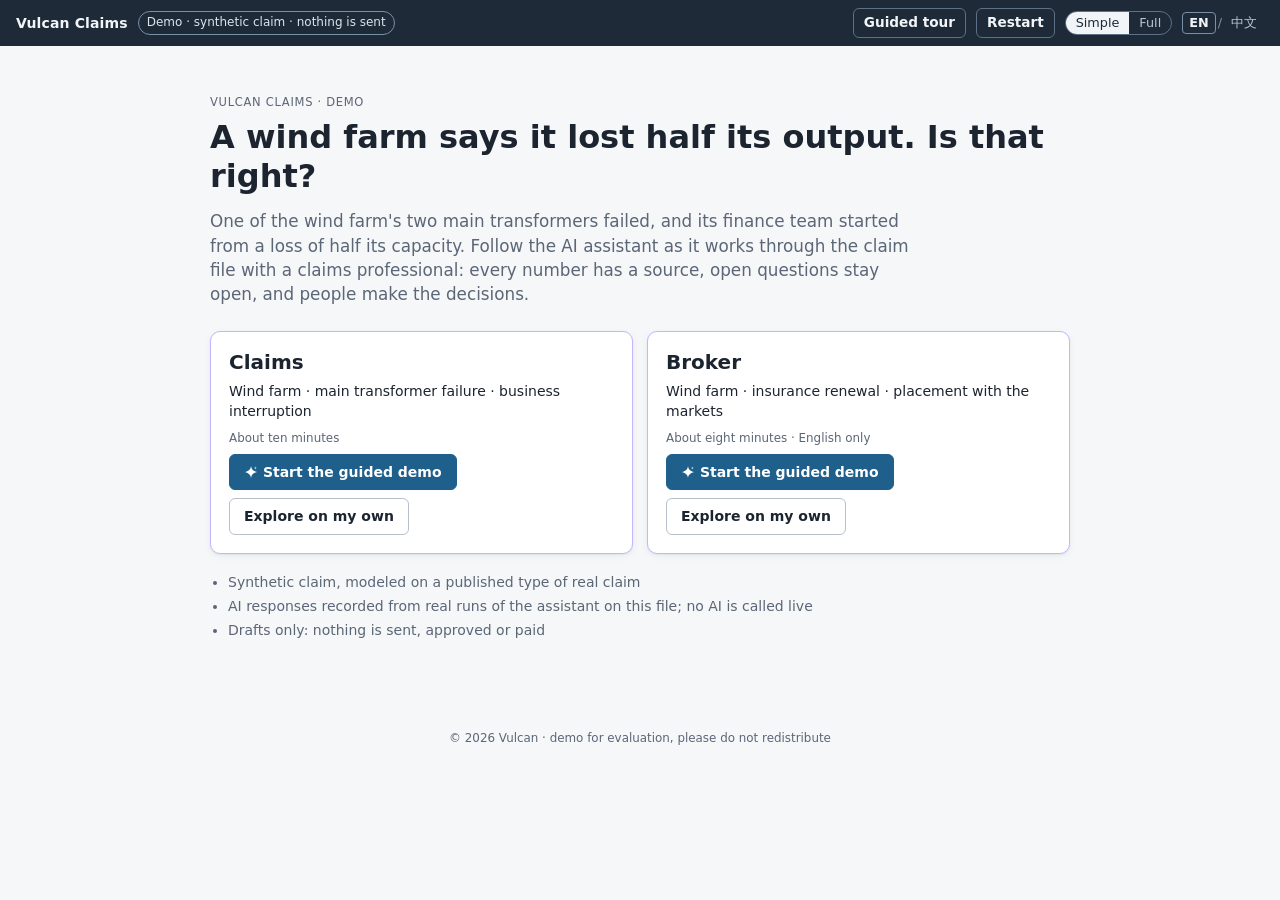
<file: index.html>
<!doctype html>
<html lang="en">
  <head>
    <meta charset="UTF-8" />
    <meta http-equiv="Content-Security-Policy" content="default-src 'self'; script-src 'self'; style-src 'self' 'unsafe-inline'; img-src 'self' data:; connect-src 'self'; font-src 'self'; base-uri 'self'; form-action 'none'" />
    <meta name="robots" content="noindex, nofollow" />
    <meta name="viewport" content="width=device-width, initial-scale=1.0" />
    <meta name="referrer" content="no-referrer" />
    <link rel="icon" href="data:," />
    <title>Vulcan Claims</title>
    <script type="module" crossorigin src="./assets/main-CUIywqoT.js"></script>
    <link rel="stylesheet" crossorigin href="./assets/main-D7BIlj4Z.css">
  </head>
  <body>
    <div id="root"></div>
  </body>
</html>
</file>
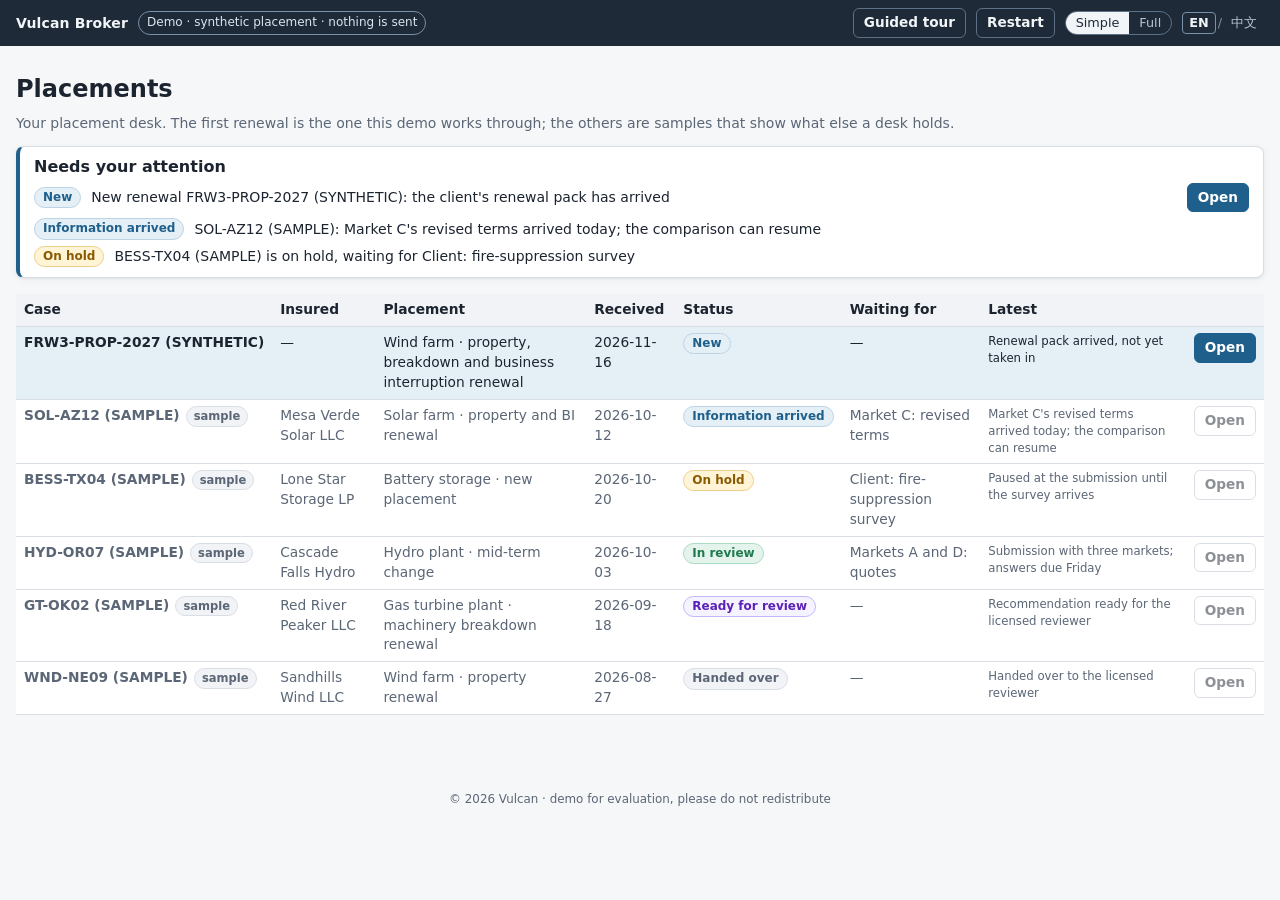
<file: broker/index.html>
<!doctype html>
<html lang="en">
  <head>
    <meta charset="UTF-8" />
    <meta http-equiv="Content-Security-Policy" content="default-src 'self'; script-src 'self'; style-src 'self' 'unsafe-inline'; img-src 'self' data:; connect-src 'self'; font-src 'self'; base-uri 'self'; form-action 'none'" />
    <meta name="robots" content="noindex, nofollow" />
    <meta name="viewport" content="width=device-width, initial-scale=1.0" />
    <meta name="referrer" content="no-referrer" />
    <link rel="icon" href="data:," />
    <title>Vulcan Broker</title>
    <script type="module" crossorigin src="../assets/main-CUIywqoT.js"></script>
    <link rel="stylesheet" crossorigin href="../assets/main-D7BIlj4Z.css">
  </head>
  <body>
    <div id="root"></div>
  </body>
</html>
</file>
<file: assets/main-D7BIlj4Z.css>
:root{--bg:#f6f7f9;--surface:#fff;--surface-2:#f1f3f6;--border:#d9dee5;--border-strong:#b8c0cc;--text:#1c2430;--muted:#5b6676;--accent:#1f5f8b;--accent-strong:#174a6d;--accent-soft:#e5eff6;--ok:#1f7a4d;--ok-soft:#e4f4ec;--warn:#8a5a00;--warn-soft:#fff4d6;--danger:#a23030;--danger-soft:#fbe7e7;--focus:#2f7fd1;--radius:8px;--shadow:0 1px 2px #141e2d0f, 0 2px 8px #141e2d0d;--font:system-ui, -apple-system, "Segoe UI", Roboto, "Helvetica Neue", Arial, sans-serif;--mono:ui-monospace, SFMono-Regular, Menlo, Consolas, "Liberation Mono", monospace;--obs-fg:#174ea6;--obs-bg:#e3edfd;--obs-bd:#9dbbf0;--pj-fg:#6a2c91;--pj-bg:#f2e8fa;--pj-bd:#c9a6e4;--me-fg:#8a4b00;--me-bg:#fdf0dc;--me-bd:#e9bf7f;--ra-fg:#145c4a;--ra-bg:#dff3ec;--ra-bd:#8fcfb9;--sc-fg:#9c2f12;--sc-bg:#fde9e2;--sc-bd:#e59a82;--hid-fg:#4a5361;--hid-bg:#eceef1;--hid-bd:#b9bfc8;--ai:#6d28d9;--ai-strong:#5b21b6;--ai-soft:#f5f3ff;--ai-soft-2:#ede9fe;--ai-border:#c4b5fd;--ai-grad:linear-gradient(135deg, #7c3aed 0%, #c026d3 100%);--menu-w:230px;--panel-w:400px;--rail-w:52px;--lightningcss-light:initial;--lightningcss-dark: ;color-scheme:light}@media (width<=1440px){:root{--menu-w:200px;--panel-w:360px}}@media (width>=1680px){:root{--menu-w:260px;--panel-w:440px}}*{box-sizing:border-box}html,body{margin:0;padding:0}html:lang(zh-CN){--font:system-ui, -apple-system, "Segoe UI", "PingFang SC", "Hiragino Sans GB", "Microsoft YaHei", "Noto Sans CJK SC", "Noto Sans SC", sans-serif}body{font-family:var(--font);color:var(--text);background:var(--bg);font-size:14px;line-height:1.45}h1,h2,h3,h4{margin:0 0 .4em;line-height:1.25}h1{font-size:1.5rem}h2{font-size:1.25rem}h3{font-size:1.05rem}h4{font-size:.95rem}p{margin:0 0 .6em}code,pre{font-family:var(--mono);font-size:.86em}pre{white-space:pre-wrap;word-break:break-word}a{color:var(--accent)}:focus-visible{outline:3px solid var(--focus);outline-offset:2px;border-radius:4px}.sr-only{clip:rect(0 0 0 0);white-space:nowrap;border:0;width:1px;height:1px;margin:-1px;padding:0;overflow:hidden;position:absolute!important}.stage-main,.chat-log,.modal-body,.rail{position:relative}.skip-link{background:var(--surface);z-index:100;border-radius:6px;padding:6px 10px;position:absolute;top:4px;left:-999px}.skip-link:focus{left:8px}.muted{color:var(--muted)}.small{font-size:.85em}.app{flex-direction:column;min-height:100vh;display:flex}.app-bar{color:#f2f5f8;background:#1e2a38;align-items:center;gap:10px;padding:8px 16px;display:flex}.app-bar .muted{color:#b9c4d0}.brand{letter-spacing:.01em;font-weight:650}.synthetic-tag,.mock-tag{color:#dbe5ee;border:1px solid #7890a8;border-radius:999px;padding:2px 8px;font-size:.75rem}.mock-tag{color:#ffe2a8;border-color:#e3b35a}.spacer{flex:1}.locale-switch{align-items:center;gap:2px;font-size:.8rem;display:inline-flex}.locale-btn{font:inherit;color:#b9c4d0;cursor:pointer;background:0 0;border:1px solid #0000;border-radius:4px;padding:1px 6px}.locale-btn:hover{color:#f2f5f8;border-color:#5c7086}.locale-btn.active{color:#f2f5f8;border-color:#7890a8;font-weight:650}.locale-btn:focus-visible{outline-offset:1px;outline:2px solid #9cc3ff}.locale-sep{color:#7890a8}.raw-label{color:var(--muted);border:1px dashed var(--border-strong);border-radius:4px;margin:0 0 4px;padding:0 5px;font-size:.7rem;font-weight:600;display:inline-block}.btn{font:inherit;border:1px solid var(--border-strong);background:var(--surface);color:var(--text);cursor:pointer;border-radius:6px;padding:7px 14px;font-weight:550}a.btn{text-decoration:none;display:inline-block}.btn:hover:not(:disabled){background:var(--surface-2)}.btn:disabled{opacity:.55;cursor:not-allowed}.btn-primary{background:var(--accent);color:#fff;border-color:var(--accent)}.btn-primary:hover:not(:disabled){background:var(--accent-strong)}.btn-danger{background:var(--danger);color:#fff;border-color:var(--danger)}.btn-ghost{color:var(--accent);background:0 0;border-color:#0000}.btn-ghost:hover:not(:disabled){background:var(--accent-soft)}.btn-small{padding:4px 10px;font-size:.85rem}.btn-icon{cursor:pointer;color:var(--muted);background:0 0;border:none;border-radius:6px;padding:2px 8px;font-size:1.4rem;line-height:1}.btn-icon:hover{background:var(--surface-2)}.btn-row{flex-wrap:wrap;align-items:center;gap:8px;margin-top:6px;display:flex}.link{color:var(--accent);cursor:pointer;font:inherit;background:0 0;border:none;padding:0;text-decoration:underline}.notice{border:1px solid var(--border);background:var(--surface-2);border-radius:6px;margin:0 0 10px;padding:8px 12px}.notice-info{background:var(--accent-soft);border-color:#bcd4e6}.notice-ok{background:var(--ok-soft);color:#145236;border-color:#a9dbc0}.notice-warn{background:var(--warn-soft);color:#5e3f00;border-color:#ecd08a}.notice-error{background:var(--danger-soft);color:#7a1f1f;border-color:#eab0b0}.badge{background:var(--surface-2);border:1px solid var(--border);color:var(--muted);white-space:nowrap;border-radius:999px;padding:1px 7px;font-size:.72rem;font-weight:600;display:inline-block}.badge-ok{background:var(--ok-soft);color:var(--ok);border-color:#a9dbc0}.badge-warn{background:var(--warn-soft);color:var(--warn);white-space:normal;border-color:#ecd08a;display:inline-block}.badge-danger{background:var(--danger-soft);color:var(--danger);border-color:#eab0b0}.badge-muted{color:var(--muted)}.side-internal{color:var(--accent);border-color:#bcd4e6}.side-external{color:var(--warn);border-color:#ecd08a}.chip{font-family:var(--mono);letter-spacing:.02em;cursor:help;vertical-align:1px;border:1px solid;border-radius:4px;margin-left:4px;padding:0 5px;font-size:.68rem;font-weight:700;display:inline-block;position:relative}.chip-OBS{color:var(--obs-fg);background:var(--obs-bg);border-color:var(--obs-bd)}.chip-PJ{color:var(--pj-fg);background:var(--pj-bg);border-color:var(--pj-bd)}.chip-ME{color:var(--me-fg);background:var(--me-bg);border-color:var(--me-bd)}.chip-RA{color:var(--ra-fg);background:var(--ra-bg);border-color:var(--ra-bd)}.chip-SCENARIO{color:var(--sc-fg);background:var(--sc-bg);border-color:var(--sc-bd);border-style:dashed}.chip-HID{color:var(--hid-fg);background:var(--hid-bg);border-color:var(--hid-bd)}.chip[data-tip]:hover:after,.chip[data-tip]:focus-visible:after{content:attr(data-tip);color:#fff;font-family:var(--font);white-space:normal;z-index:50;width:max-content;max-width:280px;box-shadow:var(--shadow);background:#1e2a38;border-radius:5px;padding:5px 8px;font-size:.78rem;font-weight:400;line-height:1.35;position:absolute;bottom:calc(100% + 6px);left:50%;transform:translate(-50%)}.cited{white-space:nowrap}.cited .num{font-variant-numeric:tabular-nums;font-weight:550}.cited .unit{color:var(--muted);margin-left:2px;font-size:.8em}.cited-missing .num{color:var(--danger);font-style:italic;font-weight:600}.cited-label{color:var(--muted)}.legend{color:var(--muted);flex-wrap:wrap;gap:4px 14px;margin:8px 0;padding:0;font-size:.8rem;list-style:none;display:flex}.hid{align-items:center;gap:6px;font-weight:550;display:inline-flex}.hid .chip{margin-left:0}.hid-compact{font-size:.85rem;font-weight:500}.case-list{width:100%;max-width:1040px;margin:24px auto;padding:0 16px}.cl-head{justify-content:space-between;align-items:flex-start;gap:16px;margin-bottom:12px;display:flex}.cl-foot{margin-top:16px}.boot-error,.loading{max-width:720px;margin:40px auto;padding:0 16px}.table-scroll{max-width:100%;overflow-x:auto}.data-table{border-collapse:separate;border-spacing:0;background:var(--surface);width:100%;font-size:.86rem}.ledger .data-table,.data-table.compare{width:max-content;min-width:100%}.data-table td.status-cell{min-width:190px}.data-table caption{text-align:left;color:var(--muted);caption-side:top;padding:6px 0;font-weight:600}.caption-hint{font-size:.8rem;font-weight:400}.data-table th,.data-table td{border-bottom:1px solid var(--border);text-align:left;vertical-align:top;padding:6px 8px}.data-table thead th{background:var(--surface-2);white-space:nowrap;font-weight:600}.ledger-table thead th,.data-table.compare thead th{white-space:normal;vertical-align:bottom;min-width:72px;max-width:128px}.data-table tbody th{white-space:nowrap;font-weight:600}.data-table .sticky-col{z-index:2;background:var(--surface);box-shadow:1px 0 0 var(--border);position:sticky;left:0}.data-table thead .sticky-col{background:var(--surface-2);z-index:3}.data-table .chip:focus-visible,.data-table .chip:hover{z-index:4}.unit-head{color:var(--muted);font-weight:400}.iv-id{display:block}.iv-win{color:var(--muted);font-size:.78rem;font-weight:400;display:block}.status-pill{background:var(--surface-2);border:1px solid var(--border);text-transform:none;border-radius:999px;padding:1px 7px;font-size:.74rem;display:inline-block}.sp-CONSISTENT_UNDER_SUPPLIED_ASSUMPTIONS{background:var(--ok-soft);color:var(--ok);border-color:#a9dbc0}.sp-PENDING_METER_EVIDENCE,.sp-PENDING_DISPATCH_EVIDENCE,.sp-SURFACE_GAP_ATTRIBUTION_PENDING{background:var(--warn-soft);color:var(--warn);border-color:#ecd08a}.sp-UNEXPLAINED_RESIDUAL_OR_INPUT_CONFLICT{background:var(--danger-soft);color:var(--danger);border-color:#eab0b0}.status-note{color:var(--muted);max-width:260px;font-size:.76rem;display:block}.compare td.changed{background:#fff7e0}.compare td.type-changed{background:#f3f0fb}.compare td{white-space:nowrap}.before-val{color:var(--muted);text-decoration:line-through}.after-val{font-weight:650}.same-val{font-variant-numeric:tabular-nums;font-weight:550}.change-tag{color:#5a3f8a;white-space:nowrap;border:1px dashed #b9a6dc;border-radius:4px;margin-left:4px;padding:0 4px;font-size:.72rem}.legend-swatch{border:1px solid var(--border-strong);vertical-align:-1px;width:10px;height:10px;margin:0 2px 0 8px;display:inline-block}.sw-value{background:#fff7e0}.sw-type{background:#f3f0fb}.compare-supported{margin-top:6px}.diff-type-change .diff-label{font-style:italic}.md-table{border-collapse:collapse;margin:8px 0;font-size:.85rem}.md-table th,.md-table td{border:1px solid var(--border);text-align:left;padding:4px 8px}.case-shell{flex-direction:column;flex:1;min-height:0;display:flex}.app-case{height:100vh;overflow:hidden}.round-pill{background:var(--ok-soft);color:var(--ok);border:1px solid #a9dbc0;border-radius:999px;padding:3px 10px;font-size:.85rem;font-weight:600}.round-closed{background:var(--surface-2);color:var(--muted);border-color:var(--border)}.spend{color:var(--muted)}.scenario-bar{background:var(--sc-bg);border-bottom:1px solid var(--sc-bd);color:#6e2410;padding:8px 16px}.read-only-bar{background:var(--surface-2);border-bottom:1px solid var(--border);margin:0;padding:4px 16px}.claim-bar{background:var(--surface);border-bottom:1px solid var(--border);flex-wrap:nowrap;align-items:center;gap:8px 18px;min-height:52px;padding:8px 16px;display:flex}.cb-who{flex:none;align-items:center;gap:10px;min-width:0;display:flex}.cb-name{flex-direction:column;min-width:0;line-height:1.2;display:flex}.cb-name strong{white-space:nowrap;font-size:.98rem}.cb-name .muted{white-space:nowrap;text-overflow:ellipsis;overflow:hidden}.cb-figs{flex-wrap:nowrap;flex:1;gap:4px 14px;min-width:0;margin:0;display:flex;overflow:hidden}.cb-fig{flex-direction:column;flex:none;min-width:4.5rem;line-height:1.2;display:flex}.cb-fig.cb-wait{flex:0 auto}.cb-fig dt{text-transform:uppercase;letter-spacing:.05em;color:var(--muted);white-space:nowrap;text-overflow:ellipsis;font-size:.7rem;overflow:hidden}.cb-fig dd{white-space:nowrap;text-overflow:ellipsis;margin:0;font-size:.9rem;overflow:hidden}.cb-wait dd{max-width:24rem}.lbl-short{display:none}@media (width<=1679px){.claim-bar{gap:8px 12px}.cb-figs{gap:4px 10px}.cb-back .cb-lbl,.lbl-long{display:none}.lbl-short{display:inline}}@media (width<=1399px){.cb-who .round-pill{display:none}}@media (width<=1023px){.claim-bar,.cb-figs,.cb-actions{flex-wrap:wrap}}.stage-hid{position:absolute;top:2px;right:0}@media (width<=1180px){.stage-hid{margin:4px 0;display:block;position:static}}.cf-supported .num{color:var(--ra-fg);font-weight:700}.cf-pending dd{color:var(--warn);font-weight:600}.cb-actions{white-space:nowrap;flex-wrap:nowrap;flex:none;align-items:center;gap:6px;margin-left:auto;display:flex}.cb-info-wrap{position:relative}.cb-info{z-index:950;background:var(--surface);border:1px solid var(--border);border-radius:var(--radius);flex-direction:column;gap:8px;width:min(560px,100vw - 32px);margin:0;padding:12px 14px;display:flex;position:absolute;top:calc(100% + 6px);right:0;box-shadow:0 10px 30px #141e2d29}.cb-info>div{grid-template-columns:9rem minmax(0,1fr);gap:10px;display:grid}.cb-info dt{text-transform:uppercase;letter-spacing:.05em;color:var(--muted);padding-top:2px;font-size:.72rem}.cb-info dd{margin:0}.cb-info q{font-style:italic}.case-body{grid-template-columns:var(--menu-w) minmax(0, 1fr) var(--rail-w);flex:1;min-height:0;display:grid}.case-body.panel-open{grid-template-columns:var(--menu-w) minmax(0, 1fr) var(--panel-w)}main[tabindex="-1"]:focus{outline:none}main[tabindex="-1"]:focus-visible{outline:3px solid var(--focus);outline-offset:-3px}.app-case .rail,.app-case .stage-main{min-height:0;overflow-y:auto}.rail{border-right:1px solid var(--border);background:var(--surface);padding:12px 8px;overflow-y:auto}.rail ol{flex-direction:column;gap:4px;margin:0;padding:0;list-style:none;display:flex}.rail-item{text-align:left;width:100%;font:inherit;color:var(--text);cursor:pointer;background:0 0;border:1px solid #0000;border-radius:6px;grid-template-rows:auto auto;grid-template-columns:26px 1fr;align-content:start;gap:0 6px;padding:7px 8px;display:grid}.rail-item:hover:not([aria-disabled=true]){background:var(--surface-2)}.rail-item.current{background:var(--accent-soft);border-color:#bcd4e6}.rail-item[aria-disabled=true]{color:var(--muted);cursor:not-allowed}.ri-no{background:var(--surface-2);border:1px solid var(--border);border-radius:50%;grid-row:1/span 2;place-items:center;width:22px;height:22px;font-size:.8rem;font-weight:700;display:grid}.ri-completed .ri-no{background:var(--ok-soft);color:var(--ok);border-color:#a9dbc0}.ri-skipped .ri-no{background:var(--surface-2);color:var(--muted)}.ri-title{font-weight:550}.ri-status{color:var(--muted);font-size:.76rem}.ri-completed .ri-status{color:var(--ok)}.rail-note{padding:10px 8px 0}.stage-main{min-width:0;padding:16px 20px 40px;overflow-y:auto}.stage-head{margin-bottom:12px;position:relative}.eyebrow{text-transform:uppercase;letter-spacing:.06em;color:var(--muted);margin:0;font-size:.72rem}.stage-head h2{margin-right:10px;display:inline-block}.status-badge{border:1px solid var(--border);background:var(--surface-2);vertical-align:3px;border-radius:999px;padding:2px 9px;font-size:.75rem;font-weight:600}.sb-completed{background:var(--ok-soft);color:var(--ok);border-color:#a9dbc0}.sb-open{background:var(--accent-soft);color:var(--accent);border-color:#bcd4e6}.purpose{color:#36404d;max-width:70ch}.panel{background:var(--surface);border:1px solid var(--border);border-radius:var(--radius);box-shadow:var(--shadow);margin-bottom:14px;padding:12px 14px}.panel-head{flex-wrap:wrap;align-items:baseline;gap:12px;margin-bottom:6px;display:flex}.panel-head h3{margin:0}.totals{flex-wrap:wrap;gap:12px 32px;margin-top:10px;display:flex}.value-list{flex-wrap:wrap;gap:4px 18px;margin:0;padding:0;list-style:none;display:flex}.supported p{margin:0}.judgments-box{margin-top:8px}.judgments-box summary{cursor:pointer;color:var(--accent)}.judgments{flex-direction:column;gap:5px;margin:6px 0;padding:0;list-style:none;display:flex}.judgments li{grid-template-columns:70px 76px 1fr;gap:2px 8px;font-size:.84rem;display:grid}.j-key{font-family:var(--mono);font-weight:600}.j-basis{color:var(--muted);grid-column:3;font-size:.78rem}.basis{border:1px solid var(--border);text-align:center;border-radius:4px;height:fit-content;padding:0 5px;font-size:.72rem}.basis-scenario{color:var(--sc-fg);background:var(--sc-bg);border-color:var(--sc-bd);border-style:dashed}.basis-evidence{color:var(--muted)}.excerpts{flex-direction:column;gap:12px;display:flex}.excerpt-doc h4{margin-bottom:2px}.excerpt-doc .kind{text-transform:uppercase;color:var(--muted);border:1px solid var(--border);border-radius:4px;margin-left:4px;padding:0 4px;font-size:.7rem}.doc-label{color:#5e3f00;background:var(--warn-soft);border:1px solid #ecd08a;border-radius:4px;margin-bottom:6px;padding:1px 7px;font-size:.75rem;font-weight:600;display:inline-block}blockquote{border-left:3px solid var(--border-strong);background:var(--surface-2);border-radius:0 6px 6px 0;margin:6px 0;padding:6px 12px}.src{font-family:var(--mono);color:var(--muted);font-size:.8em}.ex-heading{font-weight:600}.anchor{font-family:var(--mono);color:var(--accent);font-size:.8em;font-weight:600}.excerpt-missing{opacity:.8}.grid-2{grid-template-columns:repeat(auto-fit,minmax(260px,1fr));gap:12px;display:grid}.card{border:1px solid var(--border);border-radius:var(--radius);background:var(--surface);padding:10px 12px}.big{font-size:1.3rem;font-weight:650}.kv{grid-template-columns:1fr;gap:3px;margin:6px 0;display:grid}.kv>div{border-bottom:1px dashed var(--border);grid-template-columns:minmax(140px,38%) 1fr;gap:8px;padding:2px 0;display:grid}.kv dt{color:var(--muted)}.kv dd{overflow-wrap:anywhere;margin:0}.pre-small{background:var(--surface-2);border-radius:6px;max-height:320px;margin:4px 0;padding:8px;font-size:.78rem;overflow:auto}.req-list{flex-direction:column;gap:10px;margin:0;padding:0;list-style:none;display:flex}.req{border:1px solid var(--border);border-radius:var(--radius);padding:8px 12px}.req-no_longer_generated,.req-superseded{opacity:.65}.req-head{flex-wrap:wrap;align-items:center;gap:6px;display:flex}.req-head .owner{margin-right:4px;font-weight:650}.req-item{margin:4px 0}.req-details{color:#36404d;margin:0 0 4px;padding-left:18px;font-size:.85rem}.req-key{font-family:var(--mono);margin:0}.st-waiting{color:var(--warn);border-color:#ecd08a}.st-answered_outside{color:var(--ok);border-color:#a9dbc0}.st-drafted,.st-exported{color:var(--accent);border-color:#bcd4e6}.ovr-list{flex-direction:column;gap:6px;padding-left:0;list-style:none;display:flex}.ovr-list .chip{margin:0 6px 0 0}.findings{background:var(--surface);border:1px solid var(--border);border-left:4px solid var(--border-strong);border-radius:var(--radius);box-shadow:var(--shadow);margin-bottom:14px;padding:10px 14px}.findings-head{flex-wrap:wrap;align-items:baseline;gap:8px;margin-bottom:6px;display:flex}.findings-head h3{margin:0}.findings-head .btn{margin-left:auto}.finding-list{flex-direction:column;gap:8px;margin:0 0 8px;padding:0;list-style:none;display:flex}.finding{border:1px solid var(--border);border-radius:var(--radius);background:var(--surface);padding:8px 12px}.finding-backend{border-left:3px solid var(--border-strong)}.finding-dismissed,.finding-stale{opacity:.75}.finding-head{flex-wrap:wrap;align-items:center;gap:6px;display:flex}.finding-title{overflow-wrap:anywhere;margin:4px 0;font-weight:650}.finding-why{margin:0 0 4px}.finding-cites blockquote{overflow-wrap:anywhere;font-size:.9rem}.finding-cites cite{font-family:var(--mono);color:var(--accent);white-space:nowrap;font-size:.8em;font-style:normal;font-weight:600}.finding-reason{margin-top:6px}.ai-run-status,.ai-summary{margin-bottom:10px}.ai-summary p{margin:0}.ai-rejected li{overflow-wrap:anywhere;margin-bottom:4px}.premise{background:var(--surface);border:1px solid var(--border);border-radius:var(--radius);box-shadow:var(--shadow);margin-bottom:14px;padding:12px 14px;container-type:inline-size}.premise-head{flex-wrap:wrap;align-items:baseline;gap:6px 12px;display:flex}.premise-head h3{margin:0}.premise-term{font-family:var(--mono);letter-spacing:.04em;color:var(--muted);border:1px solid var(--border);border-radius:999px;padding:1px 9px;font-size:.74rem}.premise-name{overflow-wrap:anywhere;margin:6px 0 2px;font-weight:650}.premise-lanes{grid-template-columns:minmax(0,1fr) minmax(0,1.25fr) minmax(0,1fr);gap:10px;margin-top:10px;display:grid}.premise-lane{border:1px solid var(--border);border-top:3px solid var(--border-strong);border-radius:var(--radius);flex-direction:column;gap:6px;min-width:0;padding:8px 10px;display:flex}.premise-lane>*{margin:0}.premise-lane.lane-ai{border-top-color:var(--ai-strong)}.premise-lane.lane-human{border-top-color:var(--ok)}.premise-lane-head{flex-wrap:wrap;align-items:baseline;gap:4px 8px;display:flex}.premise-lane-head h4{margin:0}.premise-tag{font-family:var(--mono);text-transform:uppercase;letter-spacing:.06em;color:var(--muted);font-size:.7rem}.premise-rule-name{font-weight:650}.premise-record ul,.premise-values{flex-direction:column;gap:2px;margin:2px 0 0;padding:0;list-style:none;display:flex}.premise-record code{overflow-wrap:anywhere;font-size:.8rem}.premise-branches{flex-direction:column;gap:6px;display:flex}.premise-branch{border:1px dashed var(--border);border-radius:var(--radius);padding:6px 8px}.premise-branch>*{margin:0 0 4px}.premise-branch-current{border-style:solid;border-color:var(--border-strong);background:var(--surface-2)}.premise-choices{flex-direction:column;align-items:flex-start;gap:6px;display:flex}.premise-choices .btn[aria-disabled=true]{opacity:.55;cursor:not-allowed}.premise .cited{white-space:normal;flex-wrap:wrap}@container (width<=780px){.premise-lanes{grid-template-columns:minmax(0,1fr)}}.alerts{flex-direction:column;gap:6px;margin-bottom:14px;display:flex}.alert{border:1px solid var(--border);background:var(--surface);border-radius:6px;align-items:flex-start;gap:10px;padding:7px 12px;font-size:.88rem;display:flex}.alert .rule{font-family:var(--mono);background:var(--surface-2);border:1px solid var(--border);border-radius:4px;flex:none;padding:1px 6px;font-size:.78rem;font-weight:700}.alert-warn{background:#fffaf0;border-left:4px solid #d9a23a}.alert-info{border-left:4px solid #7ea6c6}.refusals .rule{font-family:var(--mono);font-size:.78rem;font-weight:700}.steps{flex-direction:column;gap:14px;display:flex}.step{background:var(--surface);border:1px solid var(--border);border-radius:var(--radius);box-shadow:var(--shadow);padding:12px 14px}.step-active{box-shadow:0 0 0 2px var(--accent-soft), var(--shadow);border-color:#9fc0da}.step-head{flex-wrap:wrap;align-items:center;gap:8px;display:flex}.step-head h3{margin:0}.prompt{color:#36404d;margin:4px 0 8px}.decision{background:var(--ok-soft);border:1px solid #a9dbc0;border-radius:6px;padding:5px 10px;font-size:.86rem}.doc-check{font-family:var(--mono);flex-wrap:wrap;gap:6px 14px;margin:0 0 8px;padding:0;font-size:.85rem;list-style:none;display:flex}.doc-check .on{color:var(--ok)}.doc-check .off{color:var(--muted)}.opt-group{margin-top:10px}.opt-group h4{text-transform:uppercase;letter-spacing:.04em;color:var(--muted);margin-bottom:6px;font-size:.82rem}.opt-group h4 .muted{text-transform:none;letter-spacing:0;font-weight:400}.opt-grid{grid-template-columns:repeat(auto-fill,minmax(240px,1fr));gap:8px;display:grid}.opt{text-align:left;border:1px solid var(--border);background:var(--surface);font:inherit;color:var(--text);cursor:pointer;border-radius:7px;grid-template-rows:auto auto;grid-template-columns:26px 1fr;align-content:start;gap:2px 8px;padding:9px 10px;display:grid}.opt:hover:not([aria-disabled=true]){border-color:var(--accent);background:#fbfdff}.opt[aria-disabled=true]{cursor:not-allowed;background:var(--surface-2);color:var(--muted)}.opt-chosen{border-color:var(--ok);box-shadow:inset 0 0 0 1px var(--ok)}.opt-class{width:22px;height:22px;font-size:.78rem;font-weight:700;font-family:var(--mono);border-radius:5px;grid-row:1/span 2;place-items:center;display:grid}.opt-A .opt-class{background:var(--accent-soft);color:var(--accent);border:1px solid #bcd4e6}.opt-R .opt-class{background:var(--surface-2);color:#36404d;border:1px solid var(--border)}.opt-D .opt-class{color:#6a2c91;background:#f2e8fa;border:1px solid #c9a6e4}.opt-label{font-weight:600}.opt-desc{color:var(--muted);font-size:.82rem}.opt-blocked{color:var(--warn);margin-top:2px;font-weight:550;display:block}.builtins{border-top:1px dashed var(--border);flex-wrap:wrap;gap:4px;margin-top:10px;padding-top:8px;display:flex}.stage-controls{border-top:1px solid var(--border);margin-top:18px;padding-top:12px}.checklist{color:var(--warn);margin:0 0 8px;padding-left:18px;font-size:.88rem}.chat{flex-direction:column;flex:1;min-height:0;display:flex}.chat-head{margin:0 0 6px}.co-stale{opacity:.8;border-style:dashed}.co-blocked{margin:4px 0 0}.chat-sub{border-bottom:1px solid var(--border);margin:0;padding:2px 0 8px}.chat-log{flex-direction:column;flex:1;gap:14px;min-height:120px;padding:10px 0;display:flex;overflow-y:auto}.turn{border-bottom:1px dashed var(--border);padding-bottom:10px}.turn-q{background:var(--surface-2);border-radius:8px;margin-bottom:4px;padding:6px 10px}.turn-q .who{color:var(--muted);text-transform:uppercase;margin-right:4px;font-size:.72rem;font-weight:700}.turn-status{color:var(--muted);align-items:center;gap:8px;display:flex}.spinner{border:2px solid var(--border-strong);border-top-color:var(--accent);border-radius:50%;width:12px;height:12px;animation:.9s linear infinite spin;display:inline-block}@keyframes spin{to{transform:rotate(360deg)}}@media (prefers-reduced-motion:reduce){.spinner{animation:none}}.tools{margin:4px 0;font-size:.8rem}.tools summary{cursor:pointer;color:var(--muted)}.tools ul{margin:4px 0;padding-left:16px}.tools li{word-break:break-all}.tools li.denied{color:var(--danger)}.answer-text{white-space:pre-wrap}.lint{font-family:var(--mono);margin-right:6px;display:inline-block}.refusals{background:var(--surface-2);border-radius:6px;margin:6px 0;padding:6px 10px;font-size:.85rem}.refusals ul{margin:0;padding-left:16px}.chat-options{flex-direction:column;gap:8px;margin:8px 0;padding:0;list-style:none;display:flex}.chat-option{border:1px solid var(--border);border-radius:7px;padding:7px 10px}.co-action{border-left:3px solid var(--accent)}.co-note{border-left:3px solid var(--border-strong)}.co-draft{border-left:3px solid #c9a6e4}.co-head{flex-wrap:wrap;align-items:center;gap:6px;display:flex}.rejected{color:var(--muted);font-size:.82rem}.chat-input{border-top:1px solid var(--border);flex-direction:column;gap:4px;padding:10px 0 0;display:flex}.chat-input textarea{resize:vertical;width:100%;font:inherit;border:1px solid var(--border-strong);border-radius:6px;padding:7px 9px}.chat-input p{margin:0}.form{flex-direction:column;gap:10px;margin:8px 0;display:flex}.field{flex-direction:column;gap:3px;display:flex}.field.inline{flex-direction:row;align-items:center;gap:8px;margin-bottom:8px}.field label,.field .label{font-size:.88rem;font-weight:600}.field input[type=text],.field input[type=number],.field select,.field textarea{font:inherit;border:1px solid var(--border-strong);background:var(--surface);color:var(--text);border-radius:6px;max-width:100%;padding:6px 9px}.field textarea{resize:vertical}.field [aria-invalid=true]{border-color:var(--danger);box-shadow:0 0 0 1px var(--danger)}.hint{color:var(--muted);margin:0;font-size:.8rem}.error{color:var(--danger);margin:0;font-size:.82rem;font-weight:550}.req-mark{color:var(--danger)}fieldset{border:1px solid var(--border);border-radius:7px;flex-direction:column;gap:8px;margin:0;padding:8px 12px 10px;display:flex}legend{padding:0 4px;font-weight:650}.check{align-items:flex-start;gap:8px;font-weight:550;display:flex}.check-group .check{font-size:.92rem;font-weight:400}.radio-card{border:1px solid var(--border);cursor:pointer;border-radius:6px;align-items:flex-start;gap:8px;padding:6px 8px;display:flex}.radio-card:has(input:checked){border-color:var(--accent);background:var(--accent-soft)}.radio-row{gap:16px;display:flex}.radio-row label{align-items:center;gap:6px;font-weight:500;display:flex}.radio-row label.disabled{color:var(--muted)}.param{background:var(--surface-2);border-radius:4px;margin-right:6px;padding:1px 6px;display:inline-block}.modal{width:min(620px,94vw);max-height:90vh;color:var(--text);border:none;border-radius:10px;padding:0;box-shadow:0 10px 40px #0a14234d}.modal::backdrop{background:#121a2673}.modal-wide{width:min(980px,96vw)}.modal-drawer{border-radius:0;width:min(620px,100vw);height:100vh;max-height:100vh;margin:0 0 0 auto}.modal[open]{flex-direction:column;display:flex}.modal-head{border-bottom:1px solid var(--border);justify-content:space-between;align-items:center;padding:12px 16px;display:flex}.modal-head h2{margin:0;font-size:1.1rem}.modal-body{flex:1;padding:12px 16px;overflow-y:auto}.modal-foot{border-top:1px solid var(--border);background:var(--surface-2);justify-content:flex-end;gap:8px;padding:10px 16px;display:flex}.preview,.result{border-top:1px solid var(--border);margin-top:12px;padding-top:10px}.diff{grid-template-columns:170px 1fr;gap:4px 12px;margin:6px 0 10px;font-size:.86rem;display:grid}.diff dt{color:var(--muted);font-weight:600}.diff dd{margin:0}.diff-list{margin:0;padding-left:16px}.diff-label{color:var(--muted)}.confirm-box{background:#fff8f8;border:1px solid #eab0b0;border-radius:7px;margin-top:10px;padding:8px 12px}.irreversible{color:#7a1f1f}.tabs{border-bottom:1px solid var(--border);gap:4px;margin:8px 0;display:flex}.tab{font:inherit;cursor:pointer;color:var(--muted);background:0 0;border:1px solid #0000;border-bottom:none;border-radius:6px 6px 0 0;padding:6px 12px}.tab.active{border-color:var(--border);background:var(--surface);color:var(--text);margin-bottom:-1px;font-weight:600}.record{max-height:62vh;overflow-y:auto}.markdown h2,.markdown h3{margin-top:1em}.markdown .code{background:var(--surface-2);border-radius:6px;padding:8px}.outbox-list{flex-direction:column;gap:12px;margin:0;padding:0;list-style:none;display:flex}.outbox-item{border:1px solid var(--border);border-radius:var(--radius);padding:10px 12px}.outbox-head{flex-wrap:wrap;align-items:center;gap:6px;display:flex}.outbox-subject{margin:4px 0;font-weight:550}.draft-text{border:1px solid var(--border);background:#fbfbf7;border-radius:6px;max-height:360px;padding:10px;font-size:.8rem;overflow:auto}.copy-fallback{width:100%;font-family:var(--mono);font-size:.78rem}.toast{color:#fff;opacity:0;pointer-events:none;z-index:200;background:#1e2a38;border-radius:8px;max-width:90vw;padding:8px 16px;transition:opacity .2s,transform .2s;position:fixed;bottom:16px;left:50%;transform:translate(-50%)translateY(20px)}.toast.show{opacity:1;transform:translate(-50%)translateY(0)}.toast-error{background:var(--danger)}@media (prefers-reduced-motion:reduce){.toast{transition:none}}@media (width<=1440px){.stage-main{padding:14px 14px 40px}}@media (width<=1180px){.app-case{height:auto;overflow:visible}.case-body,.case-body.panel-open{grid-template-columns:var(--menu-w) minmax(0, 1fr)}.ai-panel{z-index:900;width:min(440px,100vw);position:fixed;top:0;bottom:0;right:0;box-shadow:-10px 0 30px #141e2d2e}.ai-rail{z-index:899;border:1px solid var(--border);border-right:none;border-radius:8px 0 0 8px;position:fixed;top:30%;right:0}.tour-card{left:16px}}@media (width<=760px){.case-body,.case-body.panel-open{grid-template-columns:1fr}.rail{border-right:none;border-bottom:1px solid var(--border)}.rail ol{flex-direction:row;overflow-x:auto}.rail-item{min-width:160px}.diff{grid-template-columns:1fr}}.sparkle{vertical-align:-.12em;flex:none;display:inline-block}.ai-badge{letter-spacing:.02em;color:#fff;background:var(--ai-grad);white-space:nowrap;border-radius:999px;align-items:center;gap:4px;padding:2px 9px;font-size:.72rem;font-weight:700;display:inline-flex;box-shadow:0 1px 2px #5b21b640}.ai-badge-small{padding:1px 7px;font-size:.66rem}.ai-card{border:1px solid var(--ai-border);border-radius:var(--radius);background:linear-gradient(#fbfaff 0%,#fff 70%);padding:10px 14px 10px 17px;position:relative;box-shadow:0 1px 2px #5b21b60f,0 2px 12px #7c3aed12}.ai-card:before{content:"";border-radius:var(--radius) 0 0 var(--radius);background:var(--ai-grad);width:5px;position:absolute;top:-1px;bottom:-1px;left:-1px}.ai-quiet{background:var(--surface);box-shadow:none}.ai-brief{margin-bottom:14px}.ai-card-head{flex-wrap:wrap;align-items:center;gap:8px;margin-bottom:6px;display:flex}.ai-card-head h3{color:var(--ai-strong);margin:0}.ai-card-actions{margin-top:6px}.ai-status{border:1px solid var(--ai-border);color:var(--ai-strong);background:var(--ai-soft);border-radius:999px;padding:1px 8px;font-size:.72rem;font-weight:600}.ai-status-stale,.ai-status-failed{color:var(--warn);background:var(--warn-soft);border-color:#ecd08a}.ai-status-not_ready,.ai-status-disabled{color:var(--muted);border-color:var(--border);background:var(--surface-2)}.btn-ai{border-color:var(--ai-border);color:var(--ai-strong);background:var(--ai-soft);align-items:center;gap:5px;display:inline-flex}.btn-ai:hover:not(:disabled){background:var(--ai-soft-2)}.ai-sub{text-transform:uppercase;letter-spacing:.04em;color:var(--ai-strong);margin:10px 0 4px;font-size:.78rem}.ai-list{margin:0 0 6px;padding-left:18px}.ai-list li{margin:3px 0}.ai-watch{background:#fff8ec;border:1px solid #f1d39a;border-radius:6px;margin:8px 0;padding:4px 10px 2px}.ai-watch .ai-sub{color:var(--warn);margin-top:4px}.ai-missing li{justify-content:space-between;align-items:flex-start;gap:8px;display:flex}.ai-missing .btn{flex:none}.ai-disclaimer{color:var(--muted);margin:0 0 4px;font-size:.78rem}.ai-recs-line{color:var(--ai-strong);align-items:baseline;gap:6px;margin:8px 0 4px;display:flex}.ai-basis{margin:4px 0 0}.ai-stale{opacity:.72}.ai-inline{color:var(--ai-strong)}.cite-chips{vertical-align:1px;flex-wrap:wrap;gap:3px;display:inline-flex}.cite-chip{font-family:var(--mono);border:1px solid var(--ai-border);color:var(--ai-strong);white-space:nowrap;background:#fff;border-radius:4px;padding:0 5px;font-size:.68rem}.ai-thinking{margin:6px 0}.ai-thinking-bare{padding:4px 0 2px}.ai-figwarn{color:var(--warn);margin:6px 0}.ai-thinking-head{align-items:flex-start;gap:10px;display:flex}.ai-thinking-text{flex:1;min-width:0}.ai-headline{color:var(--ai-strong);margin:0;font-weight:650}.ai-subline{color:var(--muted);font-variant-numeric:tabular-nums;margin:2px 0 0;font-size:.82rem}.ai-src{color:var(--ai-strong)}.ai-orb{color:#fff;background:var(--ai-grad);border-radius:50%;flex:none;place-items:center;width:30px;height:30px;font-size:16px;animation:1.6s ease-in-out infinite ai-pulse;display:grid}.ai-orb .sparkle{animation:3.2s linear infinite ai-spin}.ai-orb-small{width:22px;height:22px;font-size:12px;display:inline-grid}@keyframes ai-pulse{0%,to{box-shadow:0 0 #7c3aed73}50%{box-shadow:0 0 0 8px #7c3aed00}}@keyframes ai-spin{to{transform:rotate(360deg)}}.ai-dots{vertical-align:middle;gap:3px;margin-left:6px;display:inline-flex}.ai-dots i{background:var(--ai);opacity:.3;border-radius:50%;width:5px;height:5px;animation:1.2s infinite ai-dot}.ai-dots i:nth-child(2){animation-delay:.2s}.ai-dots i:nth-child(3){animation-delay:.4s}@keyframes ai-dot{0%,80%,to{opacity:.25;transform:translateY(0)}40%{opacity:1;transform:translateY(-3px)}}.ai-bar{background:var(--ai-soft-2);border-radius:4px;height:4px;margin:8px 0 6px;overflow:hidden}.ai-bar span{background:var(--ai-grad);width:0;height:100%;transition:width .25s linear;display:block}.ai-bar-indeterminate span{width:35%;animation:1.4s ease-in-out infinite ai-slide}@keyframes ai-slide{0%{transform:translate(-100%)}to{transform:translate(300%)}}.ai-steps{flex-direction:column;gap:3px;margin:4px 0 0;padding:0;font-size:.84rem;list-style:none;display:flex}.ai-step{grid-template-columns:14px minmax(0,1fr) auto;align-items:start;gap:6px;display:grid}.ai-steps-live .ai-step{animation:.4s ease-out both ai-step-in}@keyframes ai-step-in{0%{opacity:0;transform:translateY(-5px)}to{opacity:1;transform:none}}.ai-step-mark{background:var(--ai-border);border-radius:50%;width:9px;height:9px;margin-top:5px}.ai-step-tool .ai-step-mark{background:var(--ai)}.ai-step-note .ai-step-mark{background:#c026d3;border-radius:2px}.ai-step.current .ai-step-mark{animation:1.2s infinite ai-pulse}.ai-step-phase .ai-step-label{color:var(--muted)}.ai-step-note .ai-step-label{font-style:italic}.ai-step-body{flex-direction:column;min-width:0;display:flex}.ai-step-detail{color:var(--muted);white-space:nowrap;text-overflow:ellipsis;font-size:.72rem;overflow:hidden}.ai-step-time{font-family:var(--mono);color:var(--muted);white-space:nowrap;font-size:.7rem}.ai-waiting{margin:4px 0 0}.ai-trace{border-top:1px dashed var(--ai-border);margin-top:8px;padding-top:6px;font-size:.82rem}.ai-trace summary{cursor:pointer;color:var(--ai-strong)}.ai-trace-line{font-weight:600}.ai-trace-toggle{color:var(--muted);margin-left:4px;font-size:.76rem;text-decoration:underline}.ai-note{color:var(--ai-strong);background:var(--ai-soft);border-radius:4px;margin:6px 0;padding:4px 8px;font-size:.78rem}.ai-rec{margin:8px 0;padding:8px 12px 8px 16px}.ai-rec-head{flex-wrap:wrap;align-items:center;gap:8px;display:flex}.ai-rec-option{color:var(--ai-strong)}.ai-rec-why{margin:6px 0 2px}.ai-rec-dialog{margin-bottom:10px}.ai-conf{border:1px solid var(--ai-border);color:var(--ai-strong);background:#fff;border-radius:999px;padding:1px 7px;font-size:.72rem;font-weight:600}.ai-conf-low{color:var(--muted);border-color:var(--border)}.opt-recommended{border-color:var(--ai);box-shadow:0 0 0 2px var(--ai-soft-2);background:#fdfcff}.opt-recommended .ai-badge{vertical-align:1px;margin-left:6px}.findings-btn .ai-count{background:var(--ai-grad);color:#fff;border-radius:999px;place-items:center;min-width:18px;height:18px;padding:0 4px;font-size:.7rem;font-weight:700;display:inline-grid}.findings-btn.pulse{animation:.9s ease-in-out 3 ai-attn}@keyframes ai-attn{0%,to{box-shadow:0 0 #7c3aed99}50%{box-shadow:0 0 0 8px #7c3aed00}}.ai-findings-head{align-items:flex-start;gap:10px;margin-bottom:8px;display:flex}.ai-findings-head p{margin:0}.findings-list{flex-direction:column;gap:10px;margin:10px 0;padding:0;list-style:none;display:flex}.finding-head{align-items:baseline;gap:8px;display:flex}.finding-detail{margin:4px 0}.sev{text-transform:uppercase;border-radius:4px;flex:none;padding:1px 7px;font-size:.7rem;font-weight:700}.sev-high{background:var(--danger-soft);color:var(--danger);border:1px solid #eab0b0}.sev-medium{background:var(--warn-soft);color:var(--warn);border:1px solid #ecd08a}.sev-low{background:var(--surface-2);color:var(--muted);border:1px solid var(--border)}.ai-draft-head{flex-wrap:wrap;align-items:center;gap:8px;margin-bottom:6px;display:flex}.ai-toggle{border-top:1px dashed var(--ai-border);padding-top:6px}.ai-toggle .check{color:var(--ai-strong);align-items:center}.ai-rewrite{margin-top:8px}.ai-memo .record{max-height:none}.close-memo{margin-top:14px}.close-memo h3{align-items:center;gap:8px;display:flex}.tab-ai{color:var(--ai-strong);align-items:center;gap:5px;display:inline-flex}.ai-tabs{margin-top:0}.tab-count{background:var(--surface-2);min-width:18px;height:18px;color:var(--muted);border:1px solid var(--border);border-radius:999px;place-items:center;padding:0 5px;font-size:.7rem;font-weight:700;display:inline-grid}.tab-ai .tab-count{background:var(--ai-grad);color:#fff;border-color:#0000}.findings-btn .spinner{width:.9em;height:.9em}.btn-ai .spinner{border-top-color:var(--ai)}.ai-answer{margin-top:6px;padding-top:8px}.ai-answer-head{margin-bottom:4px}.chat-bar-busy .ai-orb{width:22px;height:22px}@media (prefers-reduced-motion:reduce){.ai-orb,.ai-orb .sparkle,.ai-dots i,.ai-bar-indeterminate span,.ai-steps-live .ai-step,.ai-step.current .ai-step-mark,.findings-btn.pulse{animation:none}}:root:not(.show-tech) .tech{display:none!important}:root:not(.show-tech) .opt{grid-template-columns:1fr}:root.show-tech .plain-only{display:none!important}.tech-switch{color:#b9c4d0;cursor:pointer;align-items:center;gap:4px;display:inline-flex}.tech-switch input{margin:0}.chip{font-family:var(--font);font-weight:600}.chip .chip-code{font-family:var(--mono);opacity:.75;margin-left:4px;font-weight:700}details.alerts{border:1px solid var(--border);background:var(--surface);border-radius:6px;padding:6px 10px}details.alerts summary{cursor:pointer;color:var(--muted);font-size:.85rem}details.alerts[open] summary{margin-bottom:6px}.ai-rec-then{color:var(--muted);margin:2px 0 0}.opt-demo-next{border-color:var(--ai);box-shadow:0 0 0 3px var(--ai-soft-2)}.demo-next-badge{color:#fff;background:var(--ai-grad);vertical-align:1px;border-radius:999px;margin-left:6px;padding:0 6px;font-size:.7rem;font-weight:600;display:inline-block}.btn-demo-next{box-shadow:0 0 0 3px var(--ai-soft-2);border-color:var(--ai)}.chat-presets{flex-direction:column;gap:4px;margin-bottom:8px;display:flex}.chat-presets select{font:inherit;border:1px solid var(--ai-border);background:var(--ai-soft);color:var(--text);border-radius:6px;padding:6px 8px}.chat-presets label{color:var(--ai-strong);font-weight:600}.welcome{justify-content:center;padding:48px 16px 64px;display:flex}.welcome-inner{width:100%;max-width:860px}.welcome h1{margin:8px 0 14px;font-size:2rem;line-height:1.2}.welcome-body{color:var(--muted);max-width:720px;font-size:1.05rem}.welcome-cards{grid-template-columns:1fr 1fr;gap:14px;margin:24px 0 18px;display:grid}.welcome-card{background:var(--surface);border:1px solid var(--border);box-shadow:var(--shadow);border-radius:10px;padding:18px}.welcome-card h2{margin-bottom:6px}.wc-active{border-color:var(--ai-border)}.wc-soon{background:var(--surface-2);box-shadow:none}.welcome-points{color:var(--muted);flex-direction:column;gap:4px;padding-left:18px;display:flex}@media (width<=760px){.welcome-cards{grid-template-columns:1fr}.welcome h1{font-size:1.5rem}}.tour-card{left:calc(var(--menu-w) + 16px);z-index:1000;background:var(--surface);border:1px solid var(--ai-border);border-radius:10px;width:min(380px,100vw - 32px);padding:14px 16px 12px;position:fixed;bottom:16px;box-shadow:0 10px 30px #2814502e}.tour-card h2{font-size:1.05rem}.tour-card p{font-size:.92rem}.tour-card .btn-row{align-items:center;gap:6px;margin-top:6px;display:flex}.tour-card .spacer{flex:1}.tour-count{color:var(--ai-strong);margin-bottom:4px;font-size:.75rem;font-weight:600}.tour-names{font-weight:600}.tour-target{outline-offset:3px;border-radius:8px;transition:outline-color .3s;outline:3px solid var(--ai)!important}@media (prefers-reduced-motion:reduce){.tour-target{transition:none}}:root:not(.view-full) .full-only{display:none!important}:root:not(.view-full) .purpose{-webkit-line-clamp:2;-webkit-box-orient:vertical;display:-webkit-box;overflow:hidden}:root:not(.view-full) .opt{grid-template-columns:1fr}.view-switch{border:1px solid #5c7086;border-radius:999px;display:inline-flex;overflow:hidden}.view-switch button{font:inherit;color:#b9c4d0;cursor:pointer;background:0 0;border:0;padding:2px 10px;font-size:.8rem}.view-switch button[aria-pressed=true]{color:#1e2a38;background:#f2f5f8}.btn-bar{color:#f2f5f8;background:0 0;border-color:#5c7086}.btn-bar:hover{background:#2b3a4c}.app.touring .stage-main{padding-bottom:280px}.stage-menu ol{gap:2px}.sm-row{align-items:flex-start;gap:2px;display:flex}.sm-row .rail-item{flex:1;min-width:0}.sm-toggle{width:26px;height:30px;color:var(--muted);cursor:pointer;background:0 0;border:1px solid #0000;border-radius:6px;flex:none;margin-top:4px;font-size:.8rem}.sm-toggle:hover{background:var(--surface-2)}.sm-steps{border-left:2px solid var(--border);flex-direction:column;gap:1px;margin:2px 0 6px 30px;padding:0 0 0 8px;list-style:none;display:flex}.sm-item{text-align:left;width:100%;font:inherit;color:var(--text);cursor:pointer;background:0 0;border:0;border-radius:5px;grid-template-columns:14px 1fr;gap:4px;padding:3px 6px;font-size:.82rem;line-height:1.3;display:grid}.sm-item:hover:not([aria-disabled=true]){background:var(--surface-2)}.sm-item[aria-disabled=true]{color:var(--muted);cursor:not-allowed}.sm-mark{color:var(--muted);text-align:center}.sm-done .sm-mark{color:var(--ok)}.sm-open .sm-mark{color:var(--accent);font-weight:700}.ai-panel,.ai-rail{border-left:1px solid var(--border);background:var(--surface);flex-direction:column;min-height:0;display:flex}.ai-panel-head{border-bottom:1px solid var(--border);align-items:center;gap:6px;padding:8px 10px 0 12px;display:flex}.ai-panel-head .ai-tabs{border-bottom:0;flex-wrap:wrap;flex:1;gap:2px;margin:0;display:flex}.ai-panel-head .tab{align-items:center;gap:5px;display:inline-flex}.ai-panel-hide{white-space:nowrap;flex:none}.ai-panel-body{flex-direction:column;flex:1;gap:12px;min-height:0;padding:12px 14px 20px;display:flex;overflow-y:auto}.ai-panel-body[hidden]{display:none}.ai-panel-section{border-top:1px dashed var(--ai-border);padding-top:10px}.ai-panel .ai-brief{margin-bottom:0}.ai-rail-btns{flex-direction:column;align-items:center;gap:6px;padding:10px 4px;display:flex}.ai-rail-btn{border:1px solid var(--ai-border);background:var(--ai-soft);width:42px;color:var(--ai-strong);font:inherit;cursor:pointer;border-radius:8px;flex-direction:column;align-items:center;gap:6px;padding:8px 2px;font-size:.78rem;font-weight:600;display:flex}.ai-rail-btn:hover{background:var(--ai-soft-2)}.ai-rail-label{writing-mode:vertical-rl;white-space:nowrap;transform:rotate(180deg)}.ai-rail-btn .tab-count{background:var(--ai-grad);color:#fff;border-color:#0000}.ai-rail-btn .spinner{border-top-color:var(--ai)}.gaps-line{border:1px solid var(--ai-border);border-radius:var(--radius);background:var(--ai-soft);min-height:36px;color:var(--ai-strong);align-items:center;gap:8px;margin:0 0 12px;padding:4px 6px 4px 12px;font-size:.88rem;display:flex}.gaps-line span:not(.spinner){flex:1}.gaps-line .spinner{border-top-color:var(--ai)}.ai-rec-head{min-height:30px}.ai-rec-pending{background:var(--surface);box-shadow:none}:root.view-full .simple-only{display:none!important}.more-passages summary{cursor:pointer;color:var(--accent);margin:2px 0 6px;font-size:.85rem}:root:not(.view-full) .premise .finding-why,:root:not(.view-full) .premise .finding-cites,:root:not(.view-full) .premise .premise-record,:root:not(.view-full) .premise .premise-interval,:root:not(.view-full) .premise .premise-human-intro,:root:not(.view-full) .premise .premise-steps-line,:root:not(.view-full) .ai-panel .finding-why,:root:not(.view-full) .ai-panel .finding-cites{display:none}.inbox{justify-content:center;padding:28px 16px 64px;display:flex}.inbox-inner{width:100%;max-width:1400px}.inbox-attention{background:var(--surface);border:1px solid var(--border);border-left:4px solid var(--accent);border-radius:var(--radius);box-shadow:var(--shadow);margin:12px 0 16px;padding:10px 14px}.inbox-attention h2{margin-bottom:6px;font-size:1rem}.inbox-attention ul{flex-direction:column;gap:6px;margin:0;padding:0;list-style:none;display:flex}.inbox-attention li{flex-wrap:wrap;align-items:center;gap:10px;display:flex}.inbox-attention li>span:nth-child(2){flex:1}.inbox-table{width:100%}.inbox-table th[scope=row]{white-space:nowrap}.inbox-sample{color:var(--muted)}.inbox-sample .btn[aria-disabled=true]{opacity:.5;cursor:not-allowed}.inbox-live{background:var(--accent-soft)}.inbox-sample-tag{margin-left:6px}.inbox-status{border:1px solid var(--border);background:var(--surface-2);color:var(--muted);white-space:nowrap;border-radius:999px;padding:1px 8px;font-size:.75rem;font-weight:600;display:inline-block}.is-new,.is-info_arrived{background:var(--accent-soft);color:var(--accent);border-color:#bcd4e6}.is-in_review{background:var(--ok-soft);color:var(--ok);border-color:#a9dbc0}.is-on_hold{background:var(--warn-soft);color:var(--warn);border-color:#ecd08a}.is-ready_for_review{background:var(--ai-soft);color:var(--ai-strong);border-color:var(--ai-border)}.public-footer{text-align:center;padding:12px 16px 20px}.placement .pl-block{margin-top:12px}.placement h4{margin-bottom:6px;font-size:.92rem}.doc-pill{font-family:var(--mono);border:1px solid var(--border);background:var(--surface-2);color:var(--muted);border-radius:4px;margin:0 4px 4px 0;padding:0 6px;font-size:.72rem;display:inline-block}.doc-pill.on{background:var(--ok-soft);color:var(--ok);border-color:#a9dbc0}.st-ok{color:var(--ok);font-weight:600}.st-bad{color:var(--danger);font-weight:600}.st-warn{color:var(--warn);font-weight:600}.pl-bars{gap:4px;margin:6px 0;display:grid}.pl-bar{grid-template-columns:110px 1fr 170px;align-items:center;gap:8px;font-size:.85rem;display:grid}.pl-track{background:var(--surface-2);border-radius:4px;height:14px;overflow:hidden}.pl-fill{background:var(--accent);border-radius:4px;height:100%;display:block}.pl-fill.pl-forecast{background:repeating-linear-gradient(45deg, var(--me-bd), var(--me-bd) 5px, var(--me-bg) 5px, var(--me-bg) 10px)}.pl-kv{grid-template-columns:minmax(160px,34%) 1fr;gap:4px 12px;margin:6px 0;font-size:.9rem;display:grid}.pl-kv dt{color:var(--muted)}.pl-kv dd{margin:0}@media (width<=720px){.pl-bar{grid-template-columns:70px 1fr 120px}.pl-kv{grid-template-columns:1fr}}.brand-link{color:inherit;text-decoration:none}.brand-link:hover{text-decoration:underline}
</file>
